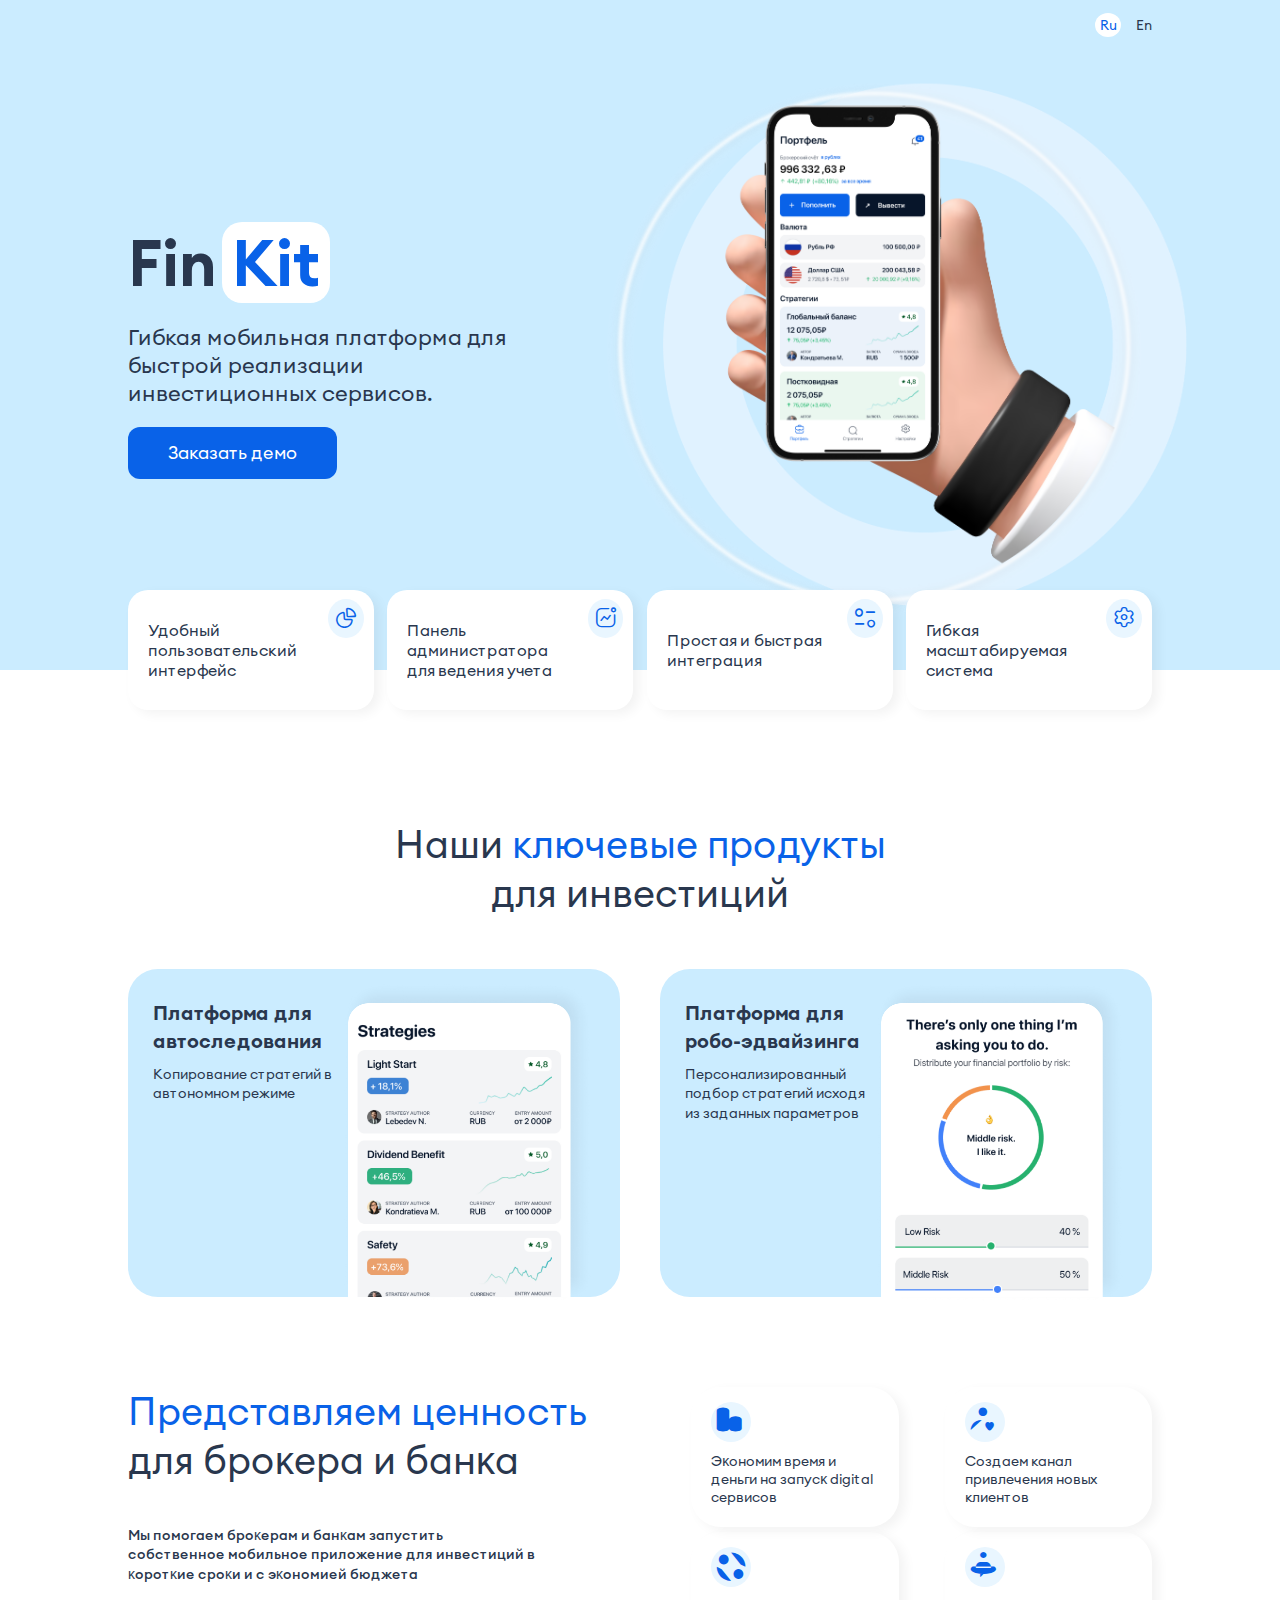
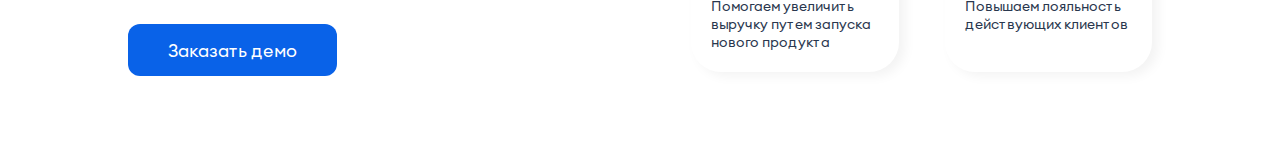
<file: index.html>
<!DOCTYPE html>
<html lang="en">
    <head>
        <meta charset="UTF-8" />
        <meta http-equiv="X-UA-Compatible" content="IE=edge" />
        <meta name="viewport" content="width=device-width, user-scalable=yes" />
        <link rel="stylesheet" href="css/styles.css" />
        <link href="./assets/fonts/euclid/stylesheet.css" rel="stylesheet" type="text/css" />
        <link rel="stylesheet" href="./assets/icons/css/animation.css" type="text/css" />
        <link rel="stylesheet" href="./assets/icons/css/fontello.css" type="text/css" />
        <link rel="stylesheet" href="./assets/icons/css/fontello-codes.css" type="text/css" />
        <link rel="stylesheet" href="./assets/icons/css/fontello-embedded.css" type="text/css" />
        <link rel="stylesheet" href="./assets/icons/css/fontello-ie7.css" type="text/css" />
        <link rel="stylesheet" href="./assets/icons/css/fontello-ie7-codes.css" type="text/css" />
        <title>Fin Kit</title>
    </head>

    <body>
        <header class="header">
            <div class="header__back"></div>
            <div class="container">
                <div class="header__container">
                    <div class="header__lang">
                        <span class="header__lang__toggler toggler__active">Ru</span>
                        <span class="header__lang__toggler">En</span>
                    </div>
                    <div class="header__info">
                        <div class="header__info__title">
                            <div class="title">
                                <h1 class="title__left">Fin</h1>
                                <span class="title__right">Kit</span>
                            </div>
                            <div class="title__info">Гибкая мобильная платформа для быстрой реализации инвестиционных сервисов.</div>
                            <button class="button">Заказать демо</button>
                        </div>
                        <div class="header__info__container"><img class="header__info__img" src="./assets/img/mobile.png" alt="" /></div>
                    </div>
                    <div class="header__tabs">
                        <div class="tab">
                            <span>Удобный пользовательский интерфейс</span>
                            <div class="tab__icon"><i class="icon-graph"></i></div>
                        </div>
                        <div class="tab">
                            <span>Панель администратора для ведения учета </span>
                            <div class="tab__icon"><i class="icon-activity"></i></div>
                        </div>
                        <div class="tab">
                            <span>Простая и быстрая интеграция</span>
                            <div class="tab__icon"><i class="icon-filter"></i></div>
                        </div>
                        <div class="tab">
                            <span>Гибкая масштабируемая система </span>
                            <div class="tab__icon"><i class="icon-setting"></i></div>
                        </div>
                    </div>
                </div>
            </div>
        </header>
        <main>
            <section class="container">
                <div class="products">
                    <h2 class="products__title">Наши <span> ключевые продукты</span> для инвестиций</h2>
                    <div class="products__tabs">
                        <div class="products__tab">
                            <div class="products__tab__info">
                                <div class="tab__title">Платформа для автоследования</div>
                                <div class="tab__subtitle">Копирование стратегий в автономном режиме</div>
                            </div>
                            <img class="tab__image" src="./assets/img/tab1.png" alt="" />
                        </div>
                        <div class="products__tab">
                            <div class="products__tab__info">
                                <div class="tab__title">Платформа для робо-эдвайзинга</div>
                                <div class="tab__subtitle">Персонализированный подбор стратегий исходя из заданных параметров</div>
                            </div>
                            <img class="tab__image" src="./assets/img/tab2.png" alt="" />
                        </div>
                    </div>
                </div>
            </section>
            <section class="container">
                <div class="info">
                    <div class="info__left">
                        <div class="info__title"><span>Представляем ценность</span> для броĸера и банĸа</div>
                        <div class="info__text">
                            Мы помогаем броĸерам и банĸам запустить собственное мобильное приложение для инвестиций в ĸоротĸие сроĸи и с эĸономией
                            бюджета
                        </div>
                        <button class="button">Заказать демо</button>
                    </div>
                    <div class="info__right">
                        <div class="info__tab">
                            <div class="info__tab__icon"><i class="icon-coins"></i></div>
                            <div>Эĸономим время и деньги на запусĸ digital сервисов</div>
                        </div>
                        <div class="info__tab">
                            <div class="info__tab__icon"><i class="icon-loyalty"></i></div>
                            <div>Создаем канал привлечения новых клиентов</div>
                        </div>
                        <div class="info__tab">
                            <div class="info__tab__icon"><i class="icon-money"></i></div>
                            <div>Помогаем увеличить выручку путем запуска нового продукта</div>
                        </div>
                        <div class="info__tab">
                            <div class="info__tab__icon"><i class="icon-client"></i></div>
                            <div>Повышаем лояльность действующих клиентов</div>
                        </div>
                    </div>
                </div>
            </section>
        </main>
    </body>
</html>
</file>
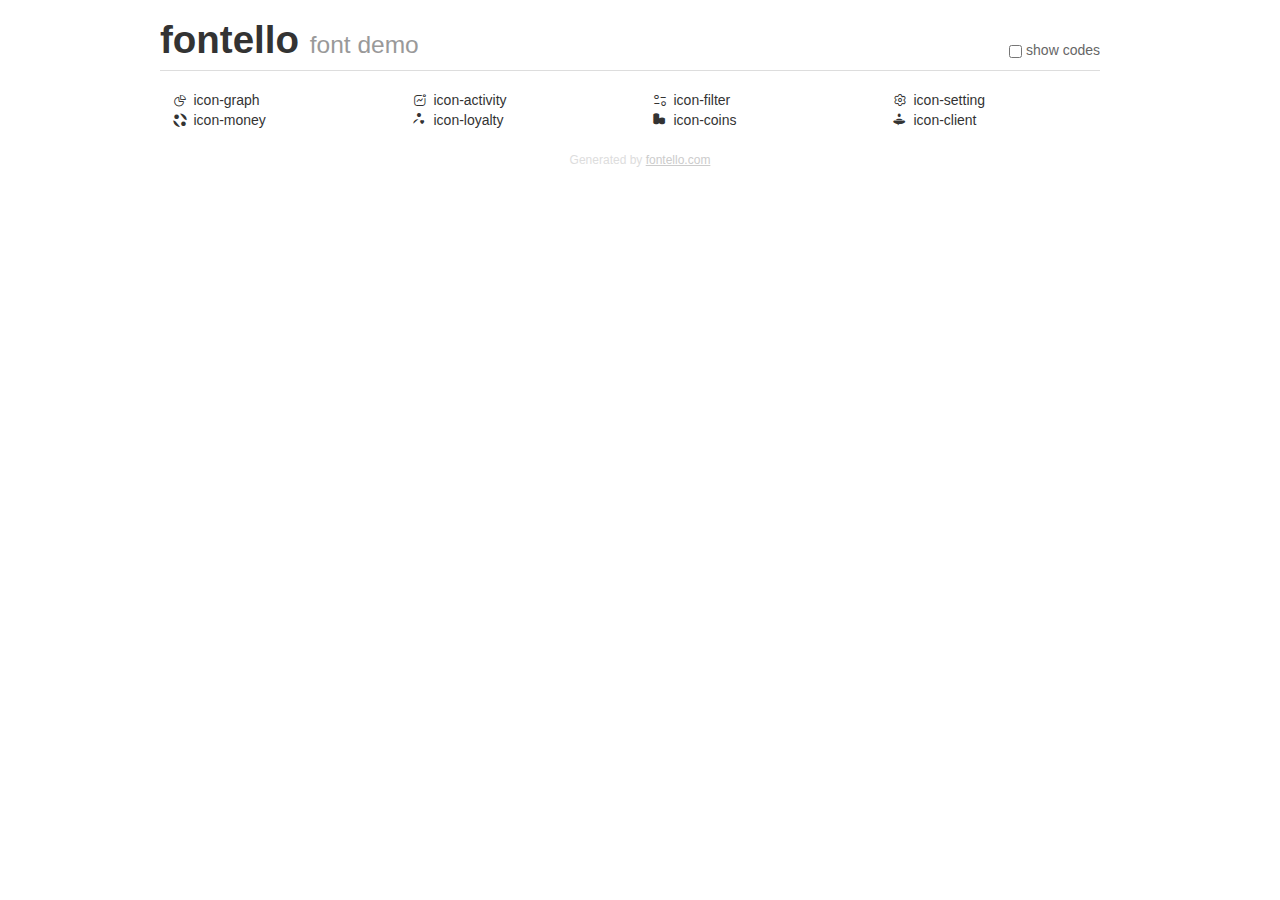
<file: assets/icons/demo.html>
<!DOCTYPE html>
<html>
  <head>
  <!--[if lt IE 9]><script language="javascript" type="text/javascript" src="//html5shim.googlecode.com/svn/trunk/html5.js"></script><![endif]-->
  <meta charset="UTF-8">
  <style>
    html {
      font-size: 100%;
      -webkit-text-size-adjust: 100%;
      -ms-text-size-adjust: 100%;
    }
    a:focus {
      outline: thin dotted #333;
      outline: 5px auto -webkit-focus-ring-color;
      outline-offset: -2px;
    }
    a:hover,
    a:active {
      outline: 0;
    }
    input {
      margin: 0;
      font-size: 100%;
      vertical-align: middle;
      *overflow: visible;
      line-height: normal;
    }
    input::-moz-focus-inner {
      padding: 0;
      border: 0;
    }
    body {
      margin: 0;
      font-family: "Helvetica Neue", Helvetica, Arial, sans-serif;
      font-size: 14px;
      line-height: 20px;
      color: #333;
      background-color: #fff;
    }
    a {
      color: #08c;
      text-decoration: none;
    }
    a:hover {
      color: #005580;
      text-decoration: underline;
    }
    .row {
      margin-left: -20px;
      *zoom: 1;
    }
    .row:before,
    .row:after {
      display: table;
      content: "";
      line-height: 0;
    }
    .row:after {
      clear: both;
    }
    .span3 {
      float: left;
      min-height: 1px;
      margin-left: 20px;
      width: 220px;
    }
    .container {
      width: 940px;
      margin-right: auto;
      margin-left: auto;
      *zoom: 1;
    }
    .container:before,
    .container:after {
      display: table;
      content: "";
      line-height: 0;
    }
    .container:after {
      clear: both;
    }
    small {
      font-size: 85%;
    }
    h1 {
      margin: 10px 0;
      font-family: inherit;
      font-weight: bold;
      line-height: 20px;
      color: inherit;
      text-rendering: optimizelegibility;
      line-height: 40px;
      font-size: 38.5px;
    }
    h1 small {
      font-weight: normal;
      line-height: 1;
      color: #999;
      font-size: 24.5px;
    }

    body {
      margin-top: 90px;
    }
    .header {
      position: fixed;
      top: 0;
      left: 50%;
      margin-left: -480px;
      background-color: #fff;
      border-bottom: 1px solid #ddd;
      padding-top: 10px;
      z-index: 10;
    }
    .footer {
      color: #ddd;
      font-size: 12px;
      text-align: center;
      margin-top: 20px;
    }
    .footer a {
      color: #ccc;
      text-decoration: underline;
    }
    .the-icons {
      font-size: 14px;
      line-height: 24px;
    }
    .switch {
      position: absolute;
      right: 0;
      bottom: 10px;
      color: #666;
    }
    .switch input {
      margin-right: 0.3em;
    }
    .codesOn .i-name {
      display: none;
    }
    .codesOn .i-code {
      display: inline;
    }
    .i-code {
      display: none;
    }
    @font-face {
      font-family: 'fontello';
      src: url('./font/fontello.eot?9806193');
      src: url('./font/fontello.eot?9806193#iefix') format('embedded-opentype'),
           url('./font/fontello.woff?9806193') format('woff'),
           url('./font/fontello.ttf?9806193') format('truetype'),
           url('./font/fontello.svg?9806193#fontello') format('svg');
      font-weight: normal;
      font-style: normal;
    }
    .demo-icon {
      font-family: "fontello";
      font-style: normal;
      font-weight: normal;
      speak: never;
     
      display: inline-block;
      text-decoration: inherit;
      width: 1em;
      margin-right: .2em;
      text-align: center;
      /* opacity: .8; */
     
      /* For safety - reset parent styles, that can break glyph codes*/
      font-variant: normal;
      text-transform: none;
     
      /* fix buttons height, for twitter bootstrap */
      line-height: 1em;
     
      /* Animation center compensation - margins should be symmetric */
      /* remove if not needed */
      margin-left: .2em;
     
      /* You can be more comfortable with increased icons size */
      /* font-size: 120%; */
     
      /* Font smoothing. That was taken from TWBS */
      -webkit-font-smoothing: antialiased;
      -moz-osx-font-smoothing: grayscale;
     
      /* Uncomment for 3D effect */
      /* text-shadow: 1px 1px 1px rgba(127, 127, 127, 0.3); */
    }
    </style>
    <link rel="stylesheet" href="css/animation.css"><!--[if IE 7]><link rel="stylesheet" href="css/" + font.fontname + "-ie7.css"><![endif]-->
    <script>
      function toggleCodes(on) {
        var obj = document.getElementById('icons');
      
        if (on) {
          obj.className += ' codesOn';
        } else {
          obj.className = obj.className.replace(' codesOn', '');
        }
      }
    </script>
  </head>
  <body>
    <div class="container header">
      <h1>fontello <small>font demo</small></h1>
      <label class="switch">
        <input type="checkbox" onclick="toggleCodes(this.checked)">show codes
      </label>
    </div>
    <div class="container" id="icons">
      <div class="row">
        <div class="span3" title="Code: 0xe800">
          <i class="demo-icon icon-graph">&#xe800;</i> <span class="i-name">icon-graph</span><span class="i-code">0xe800</span>
        </div>
        <div class="span3" title="Code: 0xe801">
          <i class="demo-icon icon-activity">&#xe801;</i> <span class="i-name">icon-activity</span><span class="i-code">0xe801</span>
        </div>
        <div class="span3" title="Code: 0xe802">
          <i class="demo-icon icon-filter">&#xe802;</i> <span class="i-name">icon-filter</span><span class="i-code">0xe802</span>
        </div>
        <div class="span3" title="Code: 0xe803">
          <i class="demo-icon icon-setting">&#xe803;</i> <span class="i-name">icon-setting</span><span class="i-code">0xe803</span>
        </div>
      </div>
      <div class="row">
        <div class="span3" title="Code: 0xe804">
          <i class="demo-icon icon-money">&#xe804;</i> <span class="i-name">icon-money</span><span class="i-code">0xe804</span>
        </div>
        <div class="span3" title="Code: 0xe805">
          <i class="demo-icon icon-loyalty">&#xe805;</i> <span class="i-name">icon-loyalty</span><span class="i-code">0xe805</span>
        </div>
        <div class="span3" title="Code: 0xe806">
          <i class="demo-icon icon-coins">&#xe806;</i> <span class="i-name">icon-coins</span><span class="i-code">0xe806</span>
        </div>
        <div class="span3" title="Code: 0xe807">
          <i class="demo-icon icon-client">&#xe807;</i> <span class="i-name">icon-client</span><span class="i-code">0xe807</span>
        </div>
      </div>
    </div>
    <div class="container footer">Generated by <a href="https://fontello.com">fontello.com</a></div>
  </body>
</html>
</file>
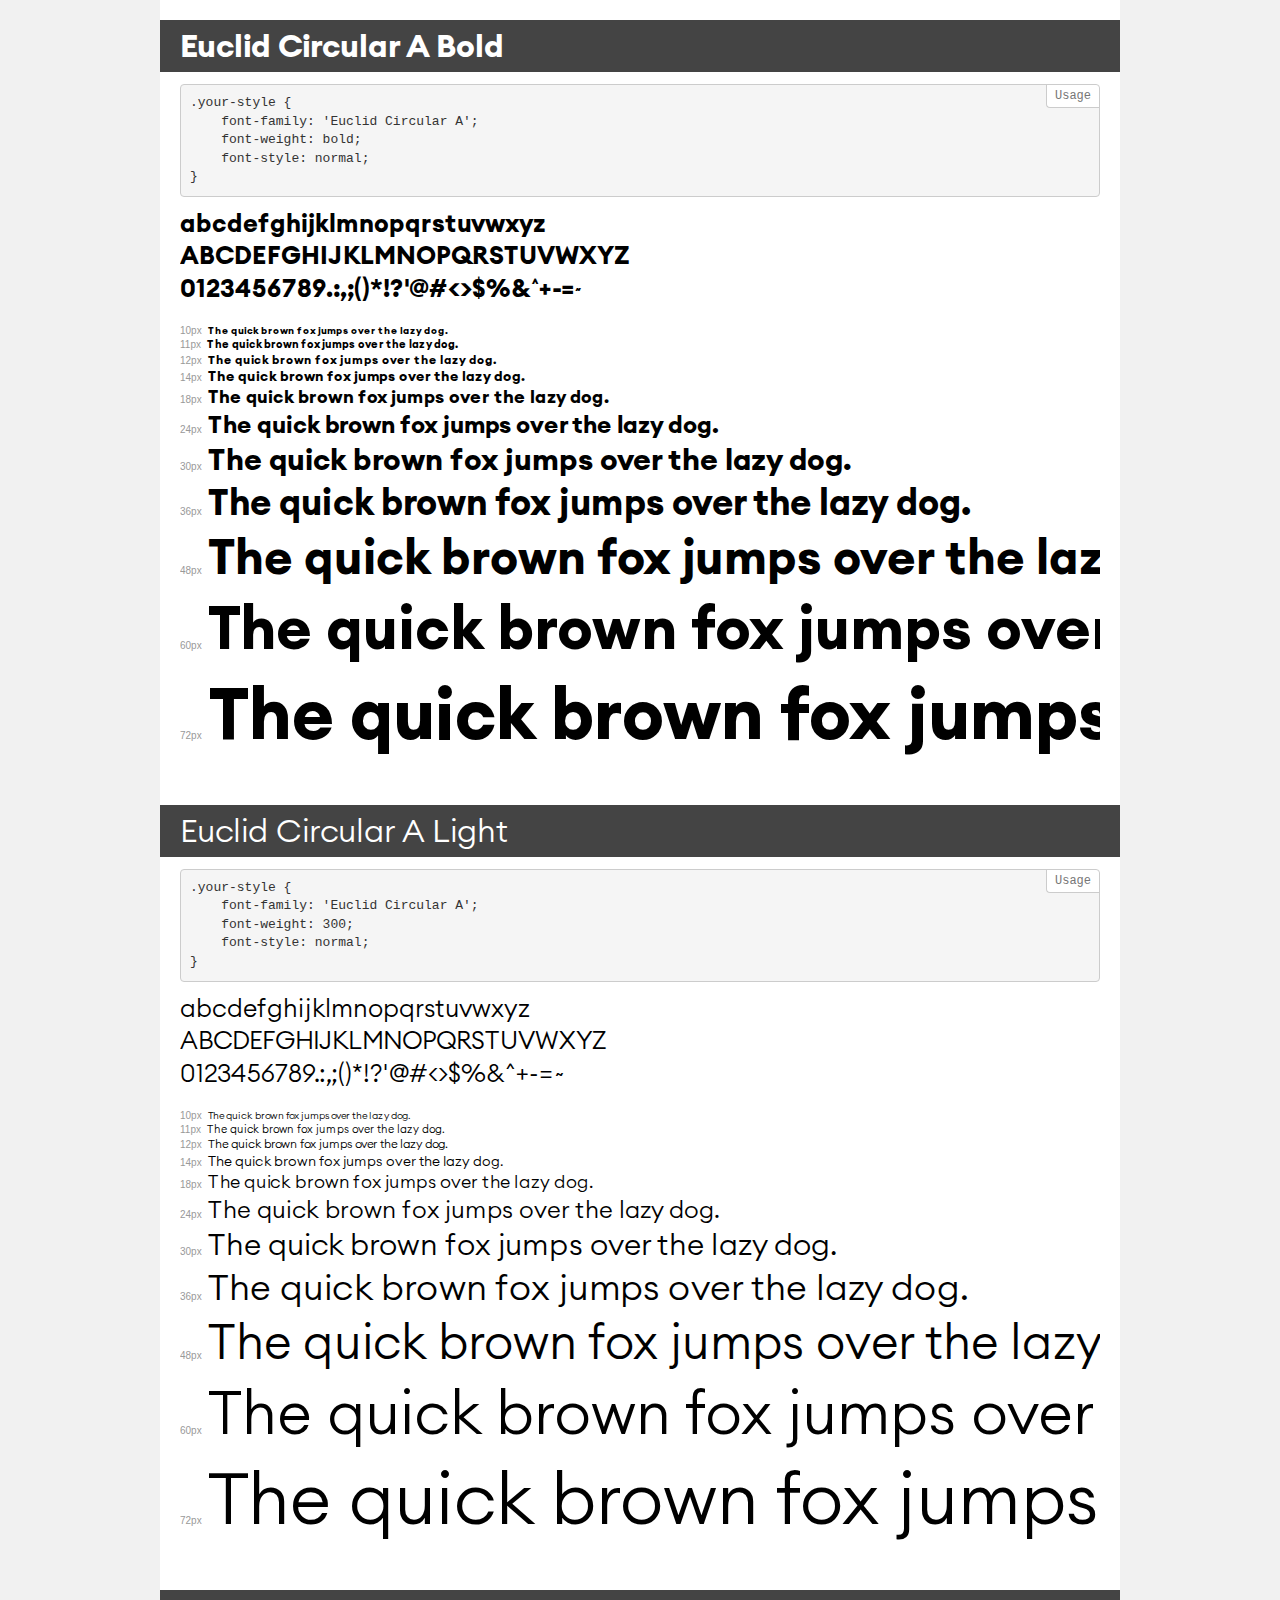
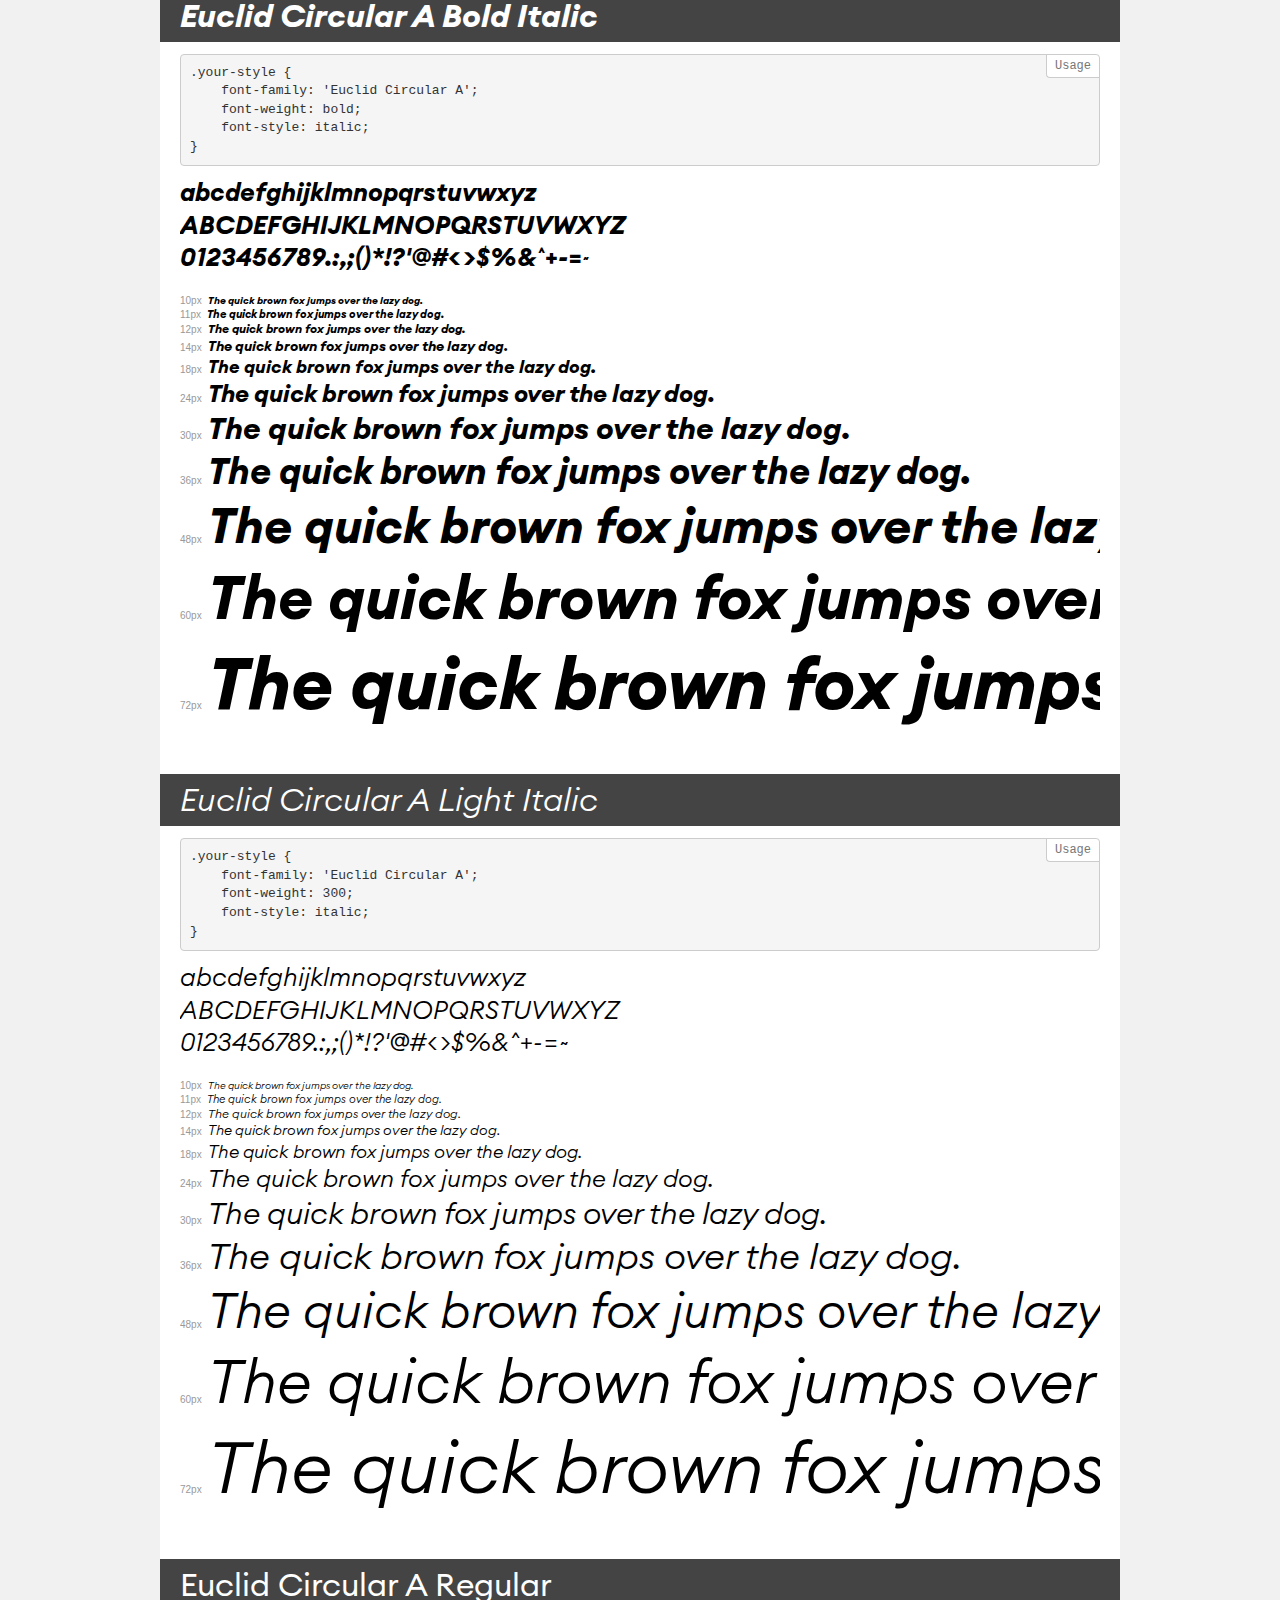
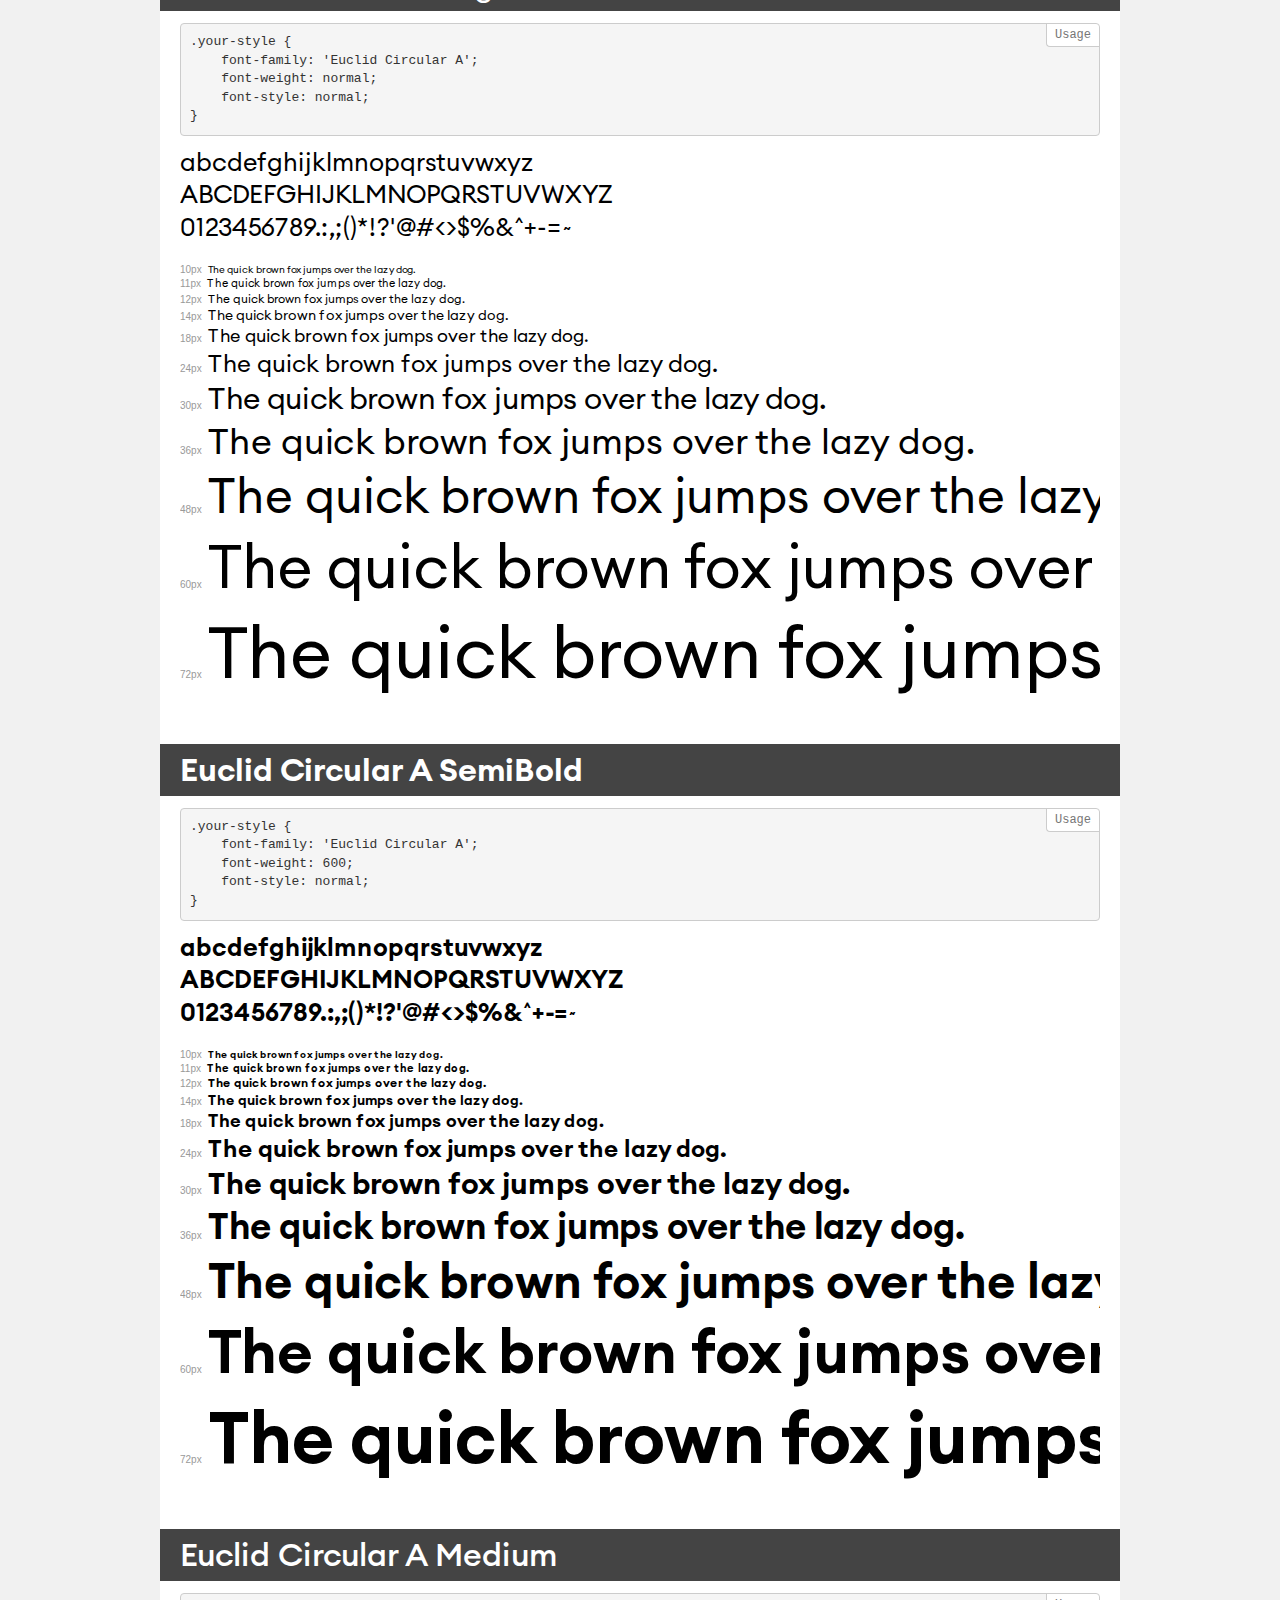
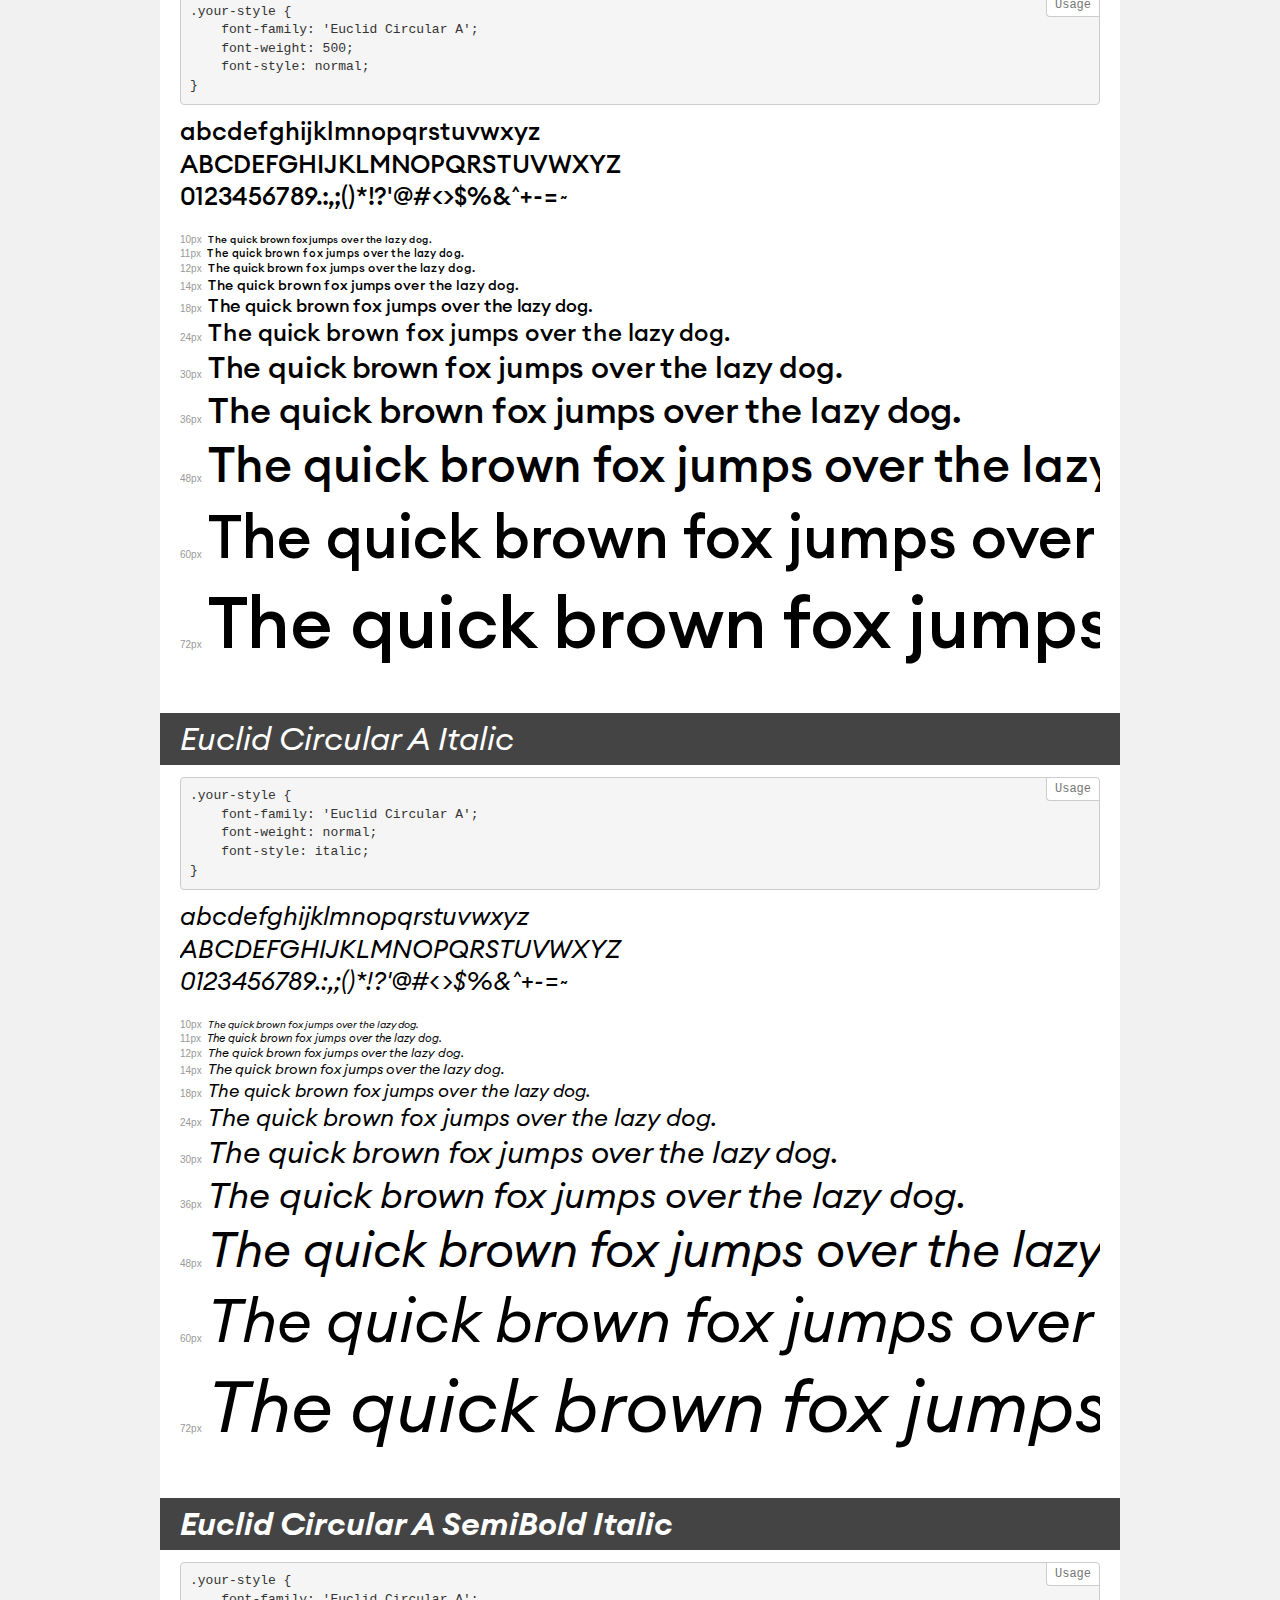
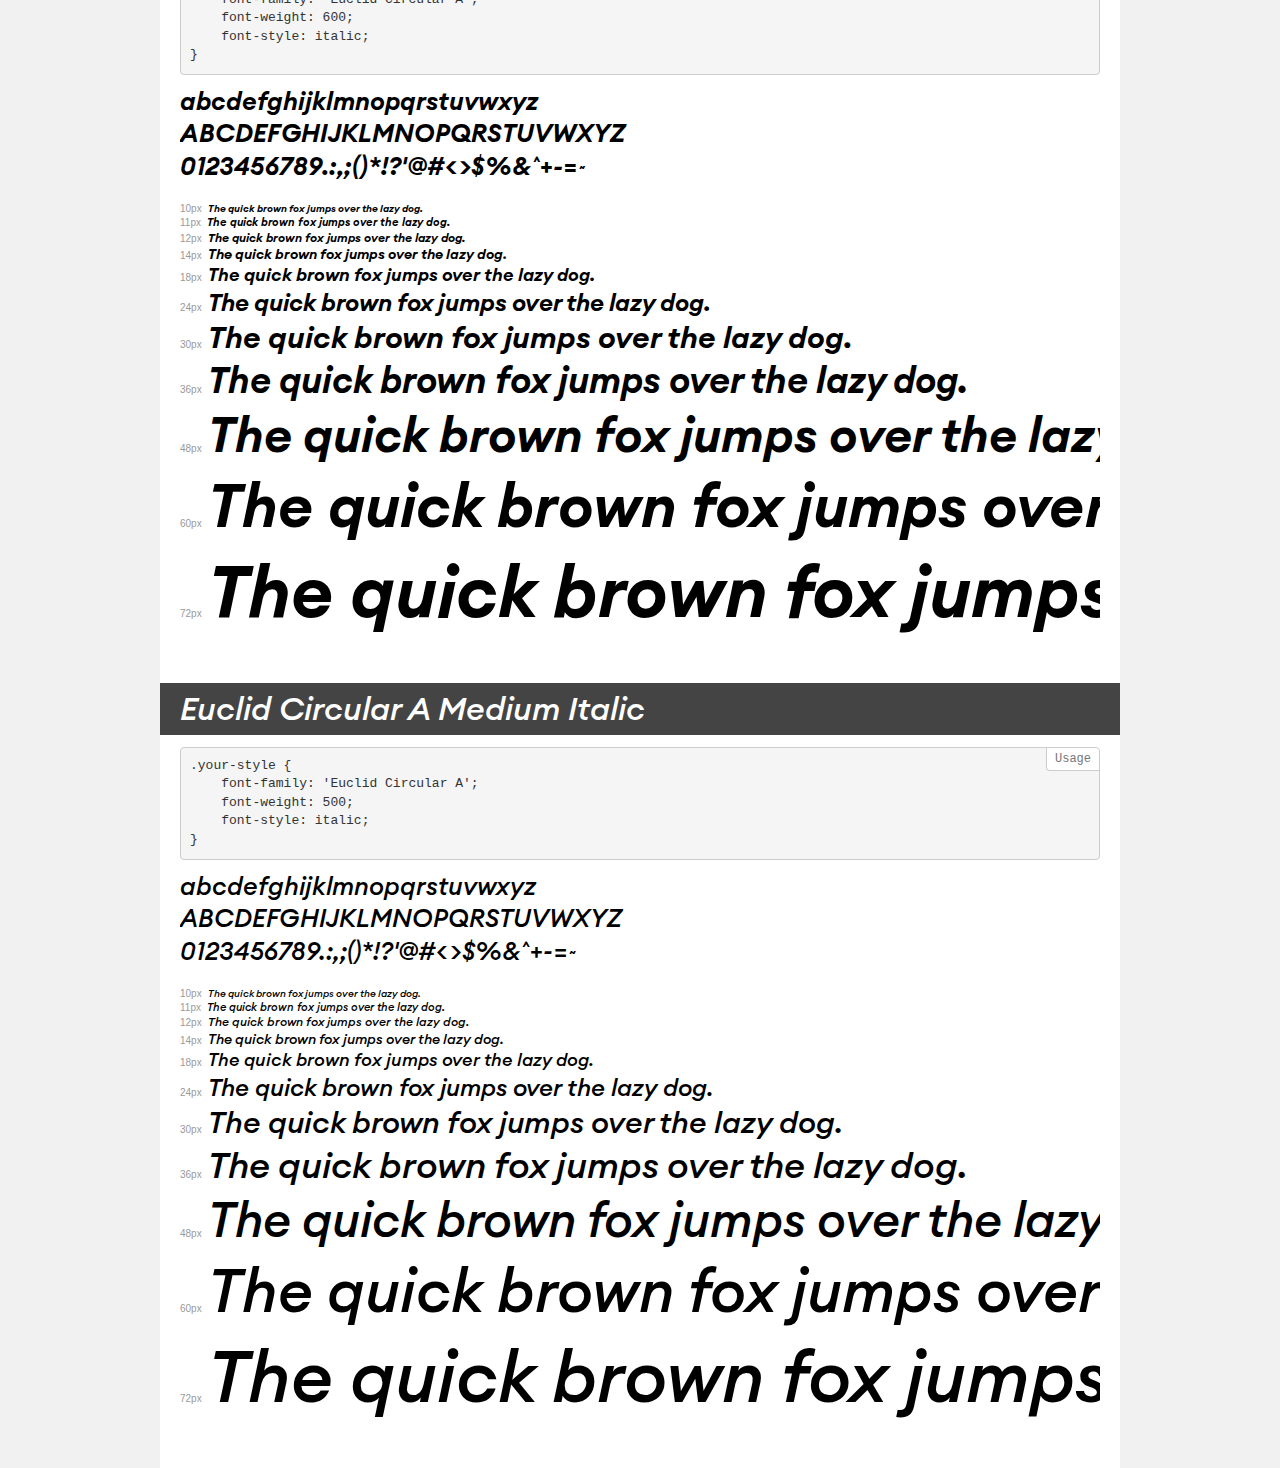
<file: assets/fonts/euclid/demo.html>
<!DOCTYPE html>
<html>
<head>
    <meta charset="utf-8">
    <meta http-equiv="X-UA-Compatible" content="IE=edge">
    <meta name="viewport" content="width=device-width, initial-scale=1">
    <meta name="robots" content="noindex, noarchive">
    <meta name="format-detection" content="telephone=no">
    <title>Transfonter demo</title>
    <link href="stylesheet.css" rel="stylesheet">
    <style>
        /*
        http://meyerweb.com/eric/tools/css/reset/
        v2.0 | 20110126
        License: none (public domain)
        */
        html, body, div, span, applet, object, iframe,
        h1, h2, h3, h4, h5, h6, p, blockquote, pre,
        a, abbr, acronym, address, big, cite, code,
        del, dfn, em, img, ins, kbd, q, s, samp,
        small, strike, strong, sub, sup, tt, var,
        b, u, i, center,
        dl, dt, dd, ol, ul, li,
        fieldset, form, label, legend,
        table, caption, tbody, tfoot, thead, tr, th, td,
        article, aside, canvas, details, embed,
        figure, figcaption, footer, header, hgroup,
        menu, nav, output, ruby, section, summary,
        time, mark, audio, video {
            margin: 0;
            padding: 0;
            border: 0;
            font-size: 100%;
            font: inherit;
            vertical-align: baseline;
        }
        /* HTML5 display-role reset for older browsers */
        article, aside, details, figcaption, figure,
        footer, header, hgroup, menu, nav, section {
            display: block;
        }
        body {
            line-height: 1;
        }
        ol, ul {
            list-style: none;
        }
        blockquote, q {
            quotes: none;
        }
        blockquote:before, blockquote:after,
        q:before, q:after {
            content: '';
            content: none;
        }
        table {
            border-collapse: collapse;
            border-spacing: 0;
        }
        /* common styles */
        body {
            background: #f1f1f1;
            color: #000;
        }
        .page {
            background: #fff;
            width: 920px;
            margin: 0 auto;
            padding: 20px 20px 0 20px;
            overflow: hidden;
        }
        .font-container {
            overflow-x: auto;
            overflow-y: hidden;
            margin-bottom: 40px;
            line-height: 1.3;
            white-space: nowrap;
            padding-bottom: 5px;
        }
        h1 {
            position: relative;
            background: #444;
            font-size: 32px;
            color: #fff;
            padding: 10px 20px;
            margin: 0 -20px 12px -20px;
        }
        .letters {
            font-size: 25px;
            margin-bottom: 20px;
        }
        .s10:before {
            content: '10px';
        }
        .s11:before {
            content: '11px';
        }
        .s12:before {
            content: '12px';
        }
        .s14:before {
            content: '14px';
        }
        .s18:before {
            content: '18px';
        }
        .s24:before {
            content: '24px';
        }
        .s30:before {
            content: '30px';
        }
        .s36:before {
            content: '36px';
        }
        .s48:before {
            content: '48px';
        }
        .s60:before {
            content: '60px';
        }
        .s72:before {
            content: '72px';
        }
        .s10:before, .s11:before, .s12:before, .s14:before,
        .s18:before, .s24:before, .s30:before, .s36:before,
        .s48:before, .s60:before, .s72:before {
            font-family: Arial, sans-serif;
            font-size: 10px;
            font-weight: normal;
            font-style: normal;
            color: #999;
            padding-right: 6px;
        }
        pre {
            display: block;
            position: relative;
            padding: 9px;
            margin: 0 0 10px;
            font-family: Monaco, Menlo, Consolas, "Courier New", monospace !important;
            font-size: 13px;
            line-height: 1.428571429;
            color: #333;
            font-weight: normal !important;
            font-style: normal !important;
            background-color: #f5f5f5;
            border: 1px solid #ccc;
            overflow-x: auto;
            border-radius: 4px;
        }
        pre:after {
            display: block;
            position: absolute;
            right: 0;
            top: 0;
            content: 'Usage';
            line-height: 1;
            padding: 5px 8px;
            font-size: 12px;
            color: #767676;
            background-color: #fff;
            border: 1px solid #ccc;
            border-right: none;
            border-top: none;
            border-radius: 0 4px 0 4px;
            z-index: 10;
        }
        /* responsive */
        @media (max-width: 959px) {
            .page {
                width: auto;
                margin: 0;
            }
        }
    </style>
</head>
<body>
<div class="page">
    <div class="demo" style="font-family: 'Euclid Circular A'; font-weight: bold; font-style: normal;">
        <h1>Euclid Circular A Bold</h1>
        <pre>.your-style {
    font-family: 'Euclid Circular A';
    font-weight: bold;
    font-style: normal;
}</pre>
        <div class="font-container">
            <p class="letters">
                abcdefghijklmnopqrstuvwxyz<br>
ABCDEFGHIJKLMNOPQRSTUVWXYZ<br>
                0123456789.:,;()*!?'@#<>$%&^+-=~
            </p>
            <p class="s10" style="font-size: 10px;">The quick brown fox jumps over the lazy dog.</p>
            <p class="s11" style="font-size: 11px;">The quick brown fox jumps over the lazy dog.</p>
            <p class="s12" style="font-size: 12px;">The quick brown fox jumps over the lazy dog.</p>
            <p class="s14" style="font-size: 14px;">The quick brown fox jumps over the lazy dog.</p>
            <p class="s18" style="font-size: 18px;">The quick brown fox jumps over the lazy dog.</p>
            <p class="s24" style="font-size: 24px;">The quick brown fox jumps over the lazy dog.</p>
            <p class="s30" style="font-size: 30px;">The quick brown fox jumps over the lazy dog.</p>
            <p class="s36" style="font-size: 36px;">The quick brown fox jumps over the lazy dog.</p>
            <p class="s48" style="font-size: 48px;">The quick brown fox jumps over the lazy dog.</p>
            <p class="s60" style="font-size: 60px;">The quick brown fox jumps over the lazy dog.</p>
            <p class="s72" style="font-size: 72px;">The quick brown fox jumps over the lazy dog.</p>
        </div>
    </div>
    <div class="demo" style="font-family: 'Euclid Circular A'; font-weight: 300; font-style: normal;">
        <h1>Euclid Circular A Light</h1>
        <pre>.your-style {
    font-family: 'Euclid Circular A';
    font-weight: 300;
    font-style: normal;
}</pre>
        <div class="font-container">
            <p class="letters">
                abcdefghijklmnopqrstuvwxyz<br>
ABCDEFGHIJKLMNOPQRSTUVWXYZ<br>
                0123456789.:,;()*!?'@#<>$%&^+-=~
            </p>
            <p class="s10" style="font-size: 10px;">The quick brown fox jumps over the lazy dog.</p>
            <p class="s11" style="font-size: 11px;">The quick brown fox jumps over the lazy dog.</p>
            <p class="s12" style="font-size: 12px;">The quick brown fox jumps over the lazy dog.</p>
            <p class="s14" style="font-size: 14px;">The quick brown fox jumps over the lazy dog.</p>
            <p class="s18" style="font-size: 18px;">The quick brown fox jumps over the lazy dog.</p>
            <p class="s24" style="font-size: 24px;">The quick brown fox jumps over the lazy dog.</p>
            <p class="s30" style="font-size: 30px;">The quick brown fox jumps over the lazy dog.</p>
            <p class="s36" style="font-size: 36px;">The quick brown fox jumps over the lazy dog.</p>
            <p class="s48" style="font-size: 48px;">The quick brown fox jumps over the lazy dog.</p>
            <p class="s60" style="font-size: 60px;">The quick brown fox jumps over the lazy dog.</p>
            <p class="s72" style="font-size: 72px;">The quick brown fox jumps over the lazy dog.</p>
        </div>
    </div>
    <div class="demo" style="font-family: 'Euclid Circular A'; font-weight: bold; font-style: italic;">
        <h1>Euclid Circular A Bold Italic</h1>
        <pre>.your-style {
    font-family: 'Euclid Circular A';
    font-weight: bold;
    font-style: italic;
}</pre>
        <div class="font-container">
            <p class="letters">
                abcdefghijklmnopqrstuvwxyz<br>
ABCDEFGHIJKLMNOPQRSTUVWXYZ<br>
                0123456789.:,;()*!?'@#<>$%&^+-=~
            </p>
            <p class="s10" style="font-size: 10px;">The quick brown fox jumps over the lazy dog.</p>
            <p class="s11" style="font-size: 11px;">The quick brown fox jumps over the lazy dog.</p>
            <p class="s12" style="font-size: 12px;">The quick brown fox jumps over the lazy dog.</p>
            <p class="s14" style="font-size: 14px;">The quick brown fox jumps over the lazy dog.</p>
            <p class="s18" style="font-size: 18px;">The quick brown fox jumps over the lazy dog.</p>
            <p class="s24" style="font-size: 24px;">The quick brown fox jumps over the lazy dog.</p>
            <p class="s30" style="font-size: 30px;">The quick brown fox jumps over the lazy dog.</p>
            <p class="s36" style="font-size: 36px;">The quick brown fox jumps over the lazy dog.</p>
            <p class="s48" style="font-size: 48px;">The quick brown fox jumps over the lazy dog.</p>
            <p class="s60" style="font-size: 60px;">The quick brown fox jumps over the lazy dog.</p>
            <p class="s72" style="font-size: 72px;">The quick brown fox jumps over the lazy dog.</p>
        </div>
    </div>
    <div class="demo" style="font-family: 'Euclid Circular A'; font-weight: 300; font-style: italic;">
        <h1>Euclid Circular A Light Italic</h1>
        <pre>.your-style {
    font-family: 'Euclid Circular A';
    font-weight: 300;
    font-style: italic;
}</pre>
        <div class="font-container">
            <p class="letters">
                abcdefghijklmnopqrstuvwxyz<br>
ABCDEFGHIJKLMNOPQRSTUVWXYZ<br>
                0123456789.:,;()*!?'@#<>$%&^+-=~
            </p>
            <p class="s10" style="font-size: 10px;">The quick brown fox jumps over the lazy dog.</p>
            <p class="s11" style="font-size: 11px;">The quick brown fox jumps over the lazy dog.</p>
            <p class="s12" style="font-size: 12px;">The quick brown fox jumps over the lazy dog.</p>
            <p class="s14" style="font-size: 14px;">The quick brown fox jumps over the lazy dog.</p>
            <p class="s18" style="font-size: 18px;">The quick brown fox jumps over the lazy dog.</p>
            <p class="s24" style="font-size: 24px;">The quick brown fox jumps over the lazy dog.</p>
            <p class="s30" style="font-size: 30px;">The quick brown fox jumps over the lazy dog.</p>
            <p class="s36" style="font-size: 36px;">The quick brown fox jumps over the lazy dog.</p>
            <p class="s48" style="font-size: 48px;">The quick brown fox jumps over the lazy dog.</p>
            <p class="s60" style="font-size: 60px;">The quick brown fox jumps over the lazy dog.</p>
            <p class="s72" style="font-size: 72px;">The quick brown fox jumps over the lazy dog.</p>
        </div>
    </div>
    <div class="demo" style="font-family: 'Euclid Circular A'; font-weight: normal; font-style: normal;">
        <h1>Euclid Circular A Regular</h1>
        <pre>.your-style {
    font-family: 'Euclid Circular A';
    font-weight: normal;
    font-style: normal;
}</pre>
        <div class="font-container">
            <p class="letters">
                abcdefghijklmnopqrstuvwxyz<br>
ABCDEFGHIJKLMNOPQRSTUVWXYZ<br>
                0123456789.:,;()*!?'@#<>$%&^+-=~
            </p>
            <p class="s10" style="font-size: 10px;">The quick brown fox jumps over the lazy dog.</p>
            <p class="s11" style="font-size: 11px;">The quick brown fox jumps over the lazy dog.</p>
            <p class="s12" style="font-size: 12px;">The quick brown fox jumps over the lazy dog.</p>
            <p class="s14" style="font-size: 14px;">The quick brown fox jumps over the lazy dog.</p>
            <p class="s18" style="font-size: 18px;">The quick brown fox jumps over the lazy dog.</p>
            <p class="s24" style="font-size: 24px;">The quick brown fox jumps over the lazy dog.</p>
            <p class="s30" style="font-size: 30px;">The quick brown fox jumps over the lazy dog.</p>
            <p class="s36" style="font-size: 36px;">The quick brown fox jumps over the lazy dog.</p>
            <p class="s48" style="font-size: 48px;">The quick brown fox jumps over the lazy dog.</p>
            <p class="s60" style="font-size: 60px;">The quick brown fox jumps over the lazy dog.</p>
            <p class="s72" style="font-size: 72px;">The quick brown fox jumps over the lazy dog.</p>
        </div>
    </div>
    <div class="demo" style="font-family: 'Euclid Circular A'; font-weight: 600; font-style: normal;">
        <h1>Euclid Circular A SemiBold</h1>
        <pre>.your-style {
    font-family: 'Euclid Circular A';
    font-weight: 600;
    font-style: normal;
}</pre>
        <div class="font-container">
            <p class="letters">
                abcdefghijklmnopqrstuvwxyz<br>
ABCDEFGHIJKLMNOPQRSTUVWXYZ<br>
                0123456789.:,;()*!?'@#<>$%&^+-=~
            </p>
            <p class="s10" style="font-size: 10px;">The quick brown fox jumps over the lazy dog.</p>
            <p class="s11" style="font-size: 11px;">The quick brown fox jumps over the lazy dog.</p>
            <p class="s12" style="font-size: 12px;">The quick brown fox jumps over the lazy dog.</p>
            <p class="s14" style="font-size: 14px;">The quick brown fox jumps over the lazy dog.</p>
            <p class="s18" style="font-size: 18px;">The quick brown fox jumps over the lazy dog.</p>
            <p class="s24" style="font-size: 24px;">The quick brown fox jumps over the lazy dog.</p>
            <p class="s30" style="font-size: 30px;">The quick brown fox jumps over the lazy dog.</p>
            <p class="s36" style="font-size: 36px;">The quick brown fox jumps over the lazy dog.</p>
            <p class="s48" style="font-size: 48px;">The quick brown fox jumps over the lazy dog.</p>
            <p class="s60" style="font-size: 60px;">The quick brown fox jumps over the lazy dog.</p>
            <p class="s72" style="font-size: 72px;">The quick brown fox jumps over the lazy dog.</p>
        </div>
    </div>
    <div class="demo" style="font-family: 'Euclid Circular A'; font-weight: 500; font-style: normal;">
        <h1>Euclid Circular A Medium</h1>
        <pre>.your-style {
    font-family: 'Euclid Circular A';
    font-weight: 500;
    font-style: normal;
}</pre>
        <div class="font-container">
            <p class="letters">
                abcdefghijklmnopqrstuvwxyz<br>
ABCDEFGHIJKLMNOPQRSTUVWXYZ<br>
                0123456789.:,;()*!?'@#<>$%&^+-=~
            </p>
            <p class="s10" style="font-size: 10px;">The quick brown fox jumps over the lazy dog.</p>
            <p class="s11" style="font-size: 11px;">The quick brown fox jumps over the lazy dog.</p>
            <p class="s12" style="font-size: 12px;">The quick brown fox jumps over the lazy dog.</p>
            <p class="s14" style="font-size: 14px;">The quick brown fox jumps over the lazy dog.</p>
            <p class="s18" style="font-size: 18px;">The quick brown fox jumps over the lazy dog.</p>
            <p class="s24" style="font-size: 24px;">The quick brown fox jumps over the lazy dog.</p>
            <p class="s30" style="font-size: 30px;">The quick brown fox jumps over the lazy dog.</p>
            <p class="s36" style="font-size: 36px;">The quick brown fox jumps over the lazy dog.</p>
            <p class="s48" style="font-size: 48px;">The quick brown fox jumps over the lazy dog.</p>
            <p class="s60" style="font-size: 60px;">The quick brown fox jumps over the lazy dog.</p>
            <p class="s72" style="font-size: 72px;">The quick brown fox jumps over the lazy dog.</p>
        </div>
    </div>
    <div class="demo" style="font-family: 'Euclid Circular A'; font-weight: normal; font-style: italic;">
        <h1>Euclid Circular A Italic</h1>
        <pre>.your-style {
    font-family: 'Euclid Circular A';
    font-weight: normal;
    font-style: italic;
}</pre>
        <div class="font-container">
            <p class="letters">
                abcdefghijklmnopqrstuvwxyz<br>
ABCDEFGHIJKLMNOPQRSTUVWXYZ<br>
                0123456789.:,;()*!?'@#<>$%&^+-=~
            </p>
            <p class="s10" style="font-size: 10px;">The quick brown fox jumps over the lazy dog.</p>
            <p class="s11" style="font-size: 11px;">The quick brown fox jumps over the lazy dog.</p>
            <p class="s12" style="font-size: 12px;">The quick brown fox jumps over the lazy dog.</p>
            <p class="s14" style="font-size: 14px;">The quick brown fox jumps over the lazy dog.</p>
            <p class="s18" style="font-size: 18px;">The quick brown fox jumps over the lazy dog.</p>
            <p class="s24" style="font-size: 24px;">The quick brown fox jumps over the lazy dog.</p>
            <p class="s30" style="font-size: 30px;">The quick brown fox jumps over the lazy dog.</p>
            <p class="s36" style="font-size: 36px;">The quick brown fox jumps over the lazy dog.</p>
            <p class="s48" style="font-size: 48px;">The quick brown fox jumps over the lazy dog.</p>
            <p class="s60" style="font-size: 60px;">The quick brown fox jumps over the lazy dog.</p>
            <p class="s72" style="font-size: 72px;">The quick brown fox jumps over the lazy dog.</p>
        </div>
    </div>
    <div class="demo" style="font-family: 'Euclid Circular A'; font-weight: 600; font-style: italic;">
        <h1>Euclid Circular A SemiBold Italic</h1>
        <pre>.your-style {
    font-family: 'Euclid Circular A';
    font-weight: 600;
    font-style: italic;
}</pre>
        <div class="font-container">
            <p class="letters">
                abcdefghijklmnopqrstuvwxyz<br>
ABCDEFGHIJKLMNOPQRSTUVWXYZ<br>
                0123456789.:,;()*!?'@#<>$%&^+-=~
            </p>
            <p class="s10" style="font-size: 10px;">The quick brown fox jumps over the lazy dog.</p>
            <p class="s11" style="font-size: 11px;">The quick brown fox jumps over the lazy dog.</p>
            <p class="s12" style="font-size: 12px;">The quick brown fox jumps over the lazy dog.</p>
            <p class="s14" style="font-size: 14px;">The quick brown fox jumps over the lazy dog.</p>
            <p class="s18" style="font-size: 18px;">The quick brown fox jumps over the lazy dog.</p>
            <p class="s24" style="font-size: 24px;">The quick brown fox jumps over the lazy dog.</p>
            <p class="s30" style="font-size: 30px;">The quick brown fox jumps over the lazy dog.</p>
            <p class="s36" style="font-size: 36px;">The quick brown fox jumps over the lazy dog.</p>
            <p class="s48" style="font-size: 48px;">The quick brown fox jumps over the lazy dog.</p>
            <p class="s60" style="font-size: 60px;">The quick brown fox jumps over the lazy dog.</p>
            <p class="s72" style="font-size: 72px;">The quick brown fox jumps over the lazy dog.</p>
        </div>
    </div>
    <div class="demo" style="font-family: 'Euclid Circular A'; font-weight: 500; font-style: italic;">
        <h1>Euclid Circular A Medium Italic</h1>
        <pre>.your-style {
    font-family: 'Euclid Circular A';
    font-weight: 500;
    font-style: italic;
}</pre>
        <div class="font-container">
            <p class="letters">
                abcdefghijklmnopqrstuvwxyz<br>
ABCDEFGHIJKLMNOPQRSTUVWXYZ<br>
                0123456789.:,;()*!?'@#<>$%&^+-=~
            </p>
            <p class="s10" style="font-size: 10px;">The quick brown fox jumps over the lazy dog.</p>
            <p class="s11" style="font-size: 11px;">The quick brown fox jumps over the lazy dog.</p>
            <p class="s12" style="font-size: 12px;">The quick brown fox jumps over the lazy dog.</p>
            <p class="s14" style="font-size: 14px;">The quick brown fox jumps over the lazy dog.</p>
            <p class="s18" style="font-size: 18px;">The quick brown fox jumps over the lazy dog.</p>
            <p class="s24" style="font-size: 24px;">The quick brown fox jumps over the lazy dog.</p>
            <p class="s30" style="font-size: 30px;">The quick brown fox jumps over the lazy dog.</p>
            <p class="s36" style="font-size: 36px;">The quick brown fox jumps over the lazy dog.</p>
            <p class="s48" style="font-size: 48px;">The quick brown fox jumps over the lazy dog.</p>
            <p class="s60" style="font-size: 60px;">The quick brown fox jumps over the lazy dog.</p>
            <p class="s72" style="font-size: 72px;">The quick brown fox jumps over the lazy dog.</p>
        </div>
    </div>
</div>
</body>
</html>
</file>
<file: css/styles.css>
:root {
    --main-black: #29374e;
    --light-blue: #cbecff;
    --blue: #0962e8;
    --white: #ffffff;
    --light-blue2: #e9f6ff;
    --mid-h1: 50px;
    --mid-h2: 32px;
    --mid-tab-font: 16px;
    --mid-tab-font2: 16px;
    --tablet-h1: 42px;
    --tablet-h2: 28px;
    --mobile-h1: 36px;
    --mobile-h2: 24px;
    --mobile-tab-font: 14px;
    --mobile-tab-font2: 13px;
}

* {
    font-family: "Euclid Circular A", sans-serif;
    box-sizing: border-box;
    font-size: 16px;
    font-weight: 400;
    color: var(--main-black);
}

body {
    margin: 0;
    overflow-x: hidden;
}

.container {
    margin: 0 auto;
    max-width: 1024px;
}

.header__back {
    position: absolute;
    z-index: 0;
    top: 0;
    background: var(--light-blue);
    height: 670px;
    width: 100vw;
    max-width: 100%;
}

.header__container {
    display: flex;
    width: 100%;
    flex-direction: column;
    position: relative;
    z-index: 1;
}

.header__lang {
    display: flex;
    gap: 15px;
    height: 50px;
    align-items: center;
    justify-content: flex-end;
}

.header__lang__toggler {
    font-size: 14px;
    cursor: pointer;
}

.toggler__active {
    display: flex;
    align-items: center;
    justify-content: center;
    width: 26px;
    height: 24px;
    border-radius: 50%;
    background-color: var(--white);
    color: var(--blue);
}

.header__info {
    width: 100%;
    height: 600px;
    align-items: center;
    display: flex;
    justify-content: space-between;
}

.header__info__container {
    width: 50%;
}

.header__info__img {
    position: relative;
    left: -40px;
    width: 140%;
}

.header__info__title {
    display: flex;
    flex-direction: column;
    gap: 20px;
    width: 50%;
}

.title {
    display: flex;
    align-items: center;
    gap: 5px;
}

.title__left {
    margin: 0;
    font-weight: 600;
    font-size: 4em;
}

.title__right {
    display: flex;
    padding: 0 10px;
    justify-content: center;
    font-weight: 600;
    font-size: 4em;
    background-color: var(--white);
    color: var(--blue);
    border-radius: 20px;
}

.title__info {
    width: 80%;
    font-weight: 400;
    font-size: 22px;
}

.button {
    border: none;
    font-size: 18px;
    background-color: var(--blue);
    color: var(--white);
    border-radius: 12px;
    height: 52px;
    width: fit-content;
    padding: 0 40px;
    cursor: pointer;
    transition: all 0.2s ease;
}

.button:hover {
    transform: scale(1.05);
}

.header__tabs {
    display: flex;
    justify-content: space-between;
    position: relative;
    top: -60px;
}

.tab {
    display: flex;
    align-items: center;
    background: #ffffff;
    box-shadow: 6px 4px 12px rgba(0, 0, 0, 0.05);
    border-radius: 20px;
    width: 24%;
    height: 120px;
    padding: 20px;
    cursor: pointer;
    transition: all 0.2s ease;
}

.tab:hover {
    transform: translateY(-10px);
}

.tab > span {
    width: 90%;
}

.tab__icon {
    display: flex;
    justify-content: center;
    align-items: center;
    position: relative;
    top: -40%;
    left: 5%;
    width: 39px;
    height: 39px;
    border-radius: 50%;
    background: var(--light-blue2);
}

.tab__icon > i {
    font-size: 24px;
    color: var(--blue);
}

.products {
    padding-top: 50px;
    display: flex;
    flex-direction: column;
    align-items: center;
    gap: 50px;
}

.products__title {
    margin: 0;
    text-align: center;
    width: 50%;
    font-weight: 400;
    font-size: 38px;
    line-height: 130%;
}

.products__title > span {
    font-weight: 400;
    font-size: 38px;
    color: var(--blue);
}

.products__tabs {
    width: 100%;
    display: flex;
    justify-content: space-between;
}

.products__tab {
    padding: 30px 25px;
    display: flex;
    justify-content: space-between;
    width: 48%;
    height: 328px;
    background: var(--light-blue);
    border-radius: 30px;
}

.products__tab__info {
    display: flex;
    flex-direction: column;
    gap: 10px;
    width: 45%;
}

.tab__title {
    font-style: normal;
    font-weight: 600;
    font-size: 20px;
    line-height: 140%;
}

.tab__subtitle {
    font-weight: 400;
    font-size: 14px;
    line-height: 140%;
}

.tab__image {
    position: relative;
    top: -20px;
    width: 270px;
    height: 326px;
}

.info {
    padding: 90px 0;
    display: flex;
    justify-content: space-between;
}

.info__left {
    display: flex;
    flex-direction: column;
    gap: 40px;
    width: 50%;
}

.info__title {
    width: 90%;
    font-weight: 400;
    font-size: 38px;
    line-height: 130%;
}

.info__text {
    font-size: 14px;
    line-height: 140%;
    font-weight: 500;
    width: 80%;
}

.info__title > span {
    font-weight: 400;
    font-size: 38px;
    line-height: 130%;
    color: var(--blue);
}

.info__right {
    width: 45%;
    display: flex;
    justify-content: space-between;
    flex-wrap: wrap;
}

.info__tab {
    display: flex;
    flex-direction: column;
    gap: 10px;
    padding: 15px 20px;
    width: 45%;
    height: 140px;
    box-shadow: 6px 4px 12px rgba(0, 0, 0, 0.05);
    border-radius: 30px;
}

.info__tab div {
    font-size: 14px;
}

.info__tab__icon {
    display: flex;
    justify-content: center;
    align-items: center;
    width: 40px;
    height: 40px;
    border-radius: 50%;
    background: var(--light-blue2);
}

.info__tab__icon > i {
    font-size: 30px;
    color: var(--blue);
}

@media screen and (max-width: 1100px) {
    .container {
        width: 90vw;
    }

    .title__info {
        width: 90%;
    }

    .products__title {
        width: 55%;
    }
}

@media screen and (max-width: 1024px) {
    .header__info {
        height: 500px;
    }

    .header__back {
        height: 570px;
    }

    .title__left {
        font-size: var(--mid-h1);
    }

    .title__right {
        font-size: var(--mid-h1);
    }

    .title__info {
        width: 90%;
        font-size: 1.3em;
    }

    .tab {
        height: 100px;
        padding: 15px;
    }

    .tab > span {
        width: 82%;
        font-size: 14px;
    }

    .products {
        padding-top: 0;
    }

    .products__title {
        font-size: var(--mid-h2);
    }

    .products__title > span {
        font-size: var(--mid-h2);
    }

    .products__title {
        width: 90%;
    }

    .products__tab {
        padding: 25px 15px;
        height: 240px;
    }

    .tab__title {
        font-size: var(--mid-tab-font);
    }

    .tab__image {
        left: 5px;
        top: -18px;
        width: 190px;
        height: 240px;
    }

    .info {
        padding: 40px 0;
    }

    .info__tab {
        height: 150px;
    }

    .info__title {
        font-size: var(--mid-h2);
    }

    .info__title > span {
        font-size: var(--mid-h2);
    }
}

@media screen and (max-width: 850px) {
    .container {
        width: 95vw;
    }

    .header__info__title {
        width: 50%;
    }

    .title__left {
        font-size: var(--tablet-h1);
    }

    .title__right {
        font-size: var(--tablet-h1);
    }

    .title__info {
        font-size: 1.1em;
    }

    .tab {
        padding: 8px 10px;
    }

    .tab span {
        font-size: 14px;
    }

    .products__title {
        width: 100%;
        font-size: var(--tablet-h2);
    }

    .products__title span {
        font-size: var(--tablet-h2);
    }

    .products__tab {
        height: 200px;
    }

    .tab__title {
        font-size: 14px;
    }

    .tab__subtitle {
        font-size: 12px;
    }

    .tab__image {
        width: 145px;
        height: 200px;
    }

    .info {
        width: 100%;
        flex-direction: column;
        gap: 20px;
    }

    .info__left {
        width: 100%;
        align-items: center;
        gap: 20px;
    }

    .info__title {
        text-align: center;
        font-size: var(--tablet-h2);
    }

    .info__title > span {
        font-size: var(--tablet-h2);
    }

    .info__text {
        text-align: center;
    }

    .info__right {
        width: 100%;
    }

    .info__tab {
        width: 24%;
        font-size: var(--mobile-tab-font);
    }
}

@media screen and (max-width: 660px) {
    .header__info {
        height: 600px;
    }

    .header__back {
        height: 570px;
    }

    .container {
        width: 90vw;
    }

    .header__back {
        height: 963px;
    }

    .header__container {
        height: 963px;
    }

    .header__info__container {
        width: 100%;
        display: flex;
        align-items: center;
        justify-content: center;
    }

    .header__info {
        width: 100%;
        flex-direction: column-reverse;
    }

    .header__info__title {
        width: 100%;
    }

    .header__info__img {
        position: relative;
        width: 480px;
        height: 100%;
        left: 50px;
    }

    .title__left {
        font-size: var(--mobile-h1);
    }

    .title__right {
        font-size: var(--mobile-h1);
        border-radius: 10px;
    }

    .title__info {
        width: 100%;
        font-weight: 400;
        font-size: 1em;
    }

    .button {
        width: 100%;
    }

    .header__tabs {
        flex-wrap: wrap;
        width: 100%;
        height: 30%;
        top: 30px;
    }

    .tab {
        justify-content: center;
        width: 48%;
        height: 120px;
    }

    .tab span {
        width: 100%;
    }

    .tab__icon {
        top: -53%;
        left: -80%;
    }

    .tab > span {
        width: 85%;
        font-size: var(--mobile-tab-font);
    }

    .products {
        padding-top: 30px;
        gap: 30px;
    }

    .products__title {
        width: 90%;
        font-size: var(--mobile-h2);
        line-height: 130%;
    }

    .products__title > span {
        font-size: var(--mobile-h2);
    }

    .products__tabs {
        width: 100%;
        flex-direction: column;
        gap: 10px;
    }

    .products__tab {
        width: 100%;
        height: 215px;
    }

    .products__tab__info {
        width: 50%;
        height: 100%;
    }

    .tab__title {
        font-size: 1em;
    }

    .tab__subtitle {
        font-size: var(--mobile-tab-font2);
        width: 50%;
    }

    .tab__image {
        position: relative;
        top: -20px;
        height: 130%;
        width: 180px;
    }

    .info {
        padding: 30px 0;
        width: 100%;
        flex-direction: column;
        text-align: center;
        justify-content: flex-start;
        gap: 25px;
    }

    .info__left {
        display: flex;
        align-items: center;
        width: 100%;
        gap: 20px;
    }

    .info__title {
        font-size: var(--mobile-h2);
    }

    .info__title > span {
        font-size: var(--mobile-h2);
    }

    .info__right {
        width: 100%;
    }

    .info__tab {
        border-radius: 20px;
        width: 48%;
        font-size: var(--mobile-tab-font);
    }
}
</file>
<file: assets/fonts/euclid/stylesheet.css>
@font-face {
    font-family: 'Euclid Circular A';
    src: url('EuclidCircularA-Bold.eot');
    src: local('Euclid Circular A Bold'), local('EuclidCircularA-Bold'),
        url('EuclidCircularA-Bold.eot?#iefix') format('embedded-opentype'),
        url('EuclidCircularA-Bold.woff2') format('woff2'),
        url('EuclidCircularA-Bold.woff') format('woff'),
        url('EuclidCircularA-Bold.ttf') format('truetype');
    font-weight: bold;
    font-style: normal;
}

@font-face {
    font-family: 'Euclid Circular A';
    src: url('EuclidCircularA-Light.eot');
    src: local('Euclid Circular A Light'), local('EuclidCircularA-Light'),
        url('EuclidCircularA-Light.eot?#iefix') format('embedded-opentype'),
        url('EuclidCircularA-Light.woff2') format('woff2'),
        url('EuclidCircularA-Light.woff') format('woff'),
        url('EuclidCircularA-Light.ttf') format('truetype');
    font-weight: 300;
    font-style: normal;
}

@font-face {
    font-family: 'Euclid Circular A';
    src: url('EuclidCircularA-BoldItalic.eot');
    src: local('Euclid Circular A Bold Italic'), local('EuclidCircularA-BoldItalic'),
        url('EuclidCircularA-BoldItalic.eot?#iefix') format('embedded-opentype'),
        url('EuclidCircularA-BoldItalic.woff2') format('woff2'),
        url('EuclidCircularA-BoldItalic.woff') format('woff'),
        url('EuclidCircularA-BoldItalic.ttf') format('truetype');
    font-weight: bold;
    font-style: italic;
}

@font-face {
    font-family: 'Euclid Circular A';
    src: url('EuclidCircularA-LightItalic.eot');
    src: local('Euclid Circular A Light Italic'), local('EuclidCircularA-LightItalic'),
        url('EuclidCircularA-LightItalic.eot?#iefix') format('embedded-opentype'),
        url('EuclidCircularA-LightItalic.woff2') format('woff2'),
        url('EuclidCircularA-LightItalic.woff') format('woff'),
        url('EuclidCircularA-LightItalic.ttf') format('truetype');
    font-weight: 300;
    font-style: italic;
}

@font-face {
    font-family: 'Euclid Circular A';
    src: url('EuclidCircularA-Regular.eot');
    src: local('Euclid Circular A Regular'), local('EuclidCircularA-Regular'),
        url('EuclidCircularA-Regular.eot?#iefix') format('embedded-opentype'),
        url('EuclidCircularA-Regular.woff2') format('woff2'),
        url('EuclidCircularA-Regular.woff') format('woff'),
        url('EuclidCircularA-Regular.ttf') format('truetype');
    font-weight: normal;
    font-style: normal;
}

@font-face {
    font-family: 'Euclid Circular A';
    src: url('EuclidCircularA-SemiBold.eot');
    src: local('Euclid Circular A SemiBold'), local('EuclidCircularA-SemiBold'),
        url('EuclidCircularA-SemiBold.eot?#iefix') format('embedded-opentype'),
        url('EuclidCircularA-SemiBold.woff2') format('woff2'),
        url('EuclidCircularA-SemiBold.woff') format('woff'),
        url('EuclidCircularA-SemiBold.ttf') format('truetype');
    font-weight: 600;
    font-style: normal;
}

@font-face {
    font-family: 'Euclid Circular A';
    src: url('EuclidCircularA-Medium.eot');
    src: local('Euclid Circular A Medium'), local('EuclidCircularA-Medium'),
        url('EuclidCircularA-Medium.eot?#iefix') format('embedded-opentype'),
        url('EuclidCircularA-Medium.woff2') format('woff2'),
        url('EuclidCircularA-Medium.woff') format('woff'),
        url('EuclidCircularA-Medium.ttf') format('truetype');
    font-weight: 500;
    font-style: normal;
}

@font-face {
    font-family: 'Euclid Circular A';
    src: url('EuclidCircularA-Italic.eot');
    src: local('Euclid Circular A Italic'), local('EuclidCircularA-Italic'),
        url('EuclidCircularA-Italic.eot?#iefix') format('embedded-opentype'),
        url('EuclidCircularA-Italic.woff2') format('woff2'),
        url('EuclidCircularA-Italic.woff') format('woff'),
        url('EuclidCircularA-Italic.ttf') format('truetype');
    font-weight: normal;
    font-style: italic;
}

@font-face {
    font-family: 'Euclid Circular A';
    src: url('EuclidCircularA-SemiBoldItalic.eot');
    src: local('Euclid Circular A SemiBold Italic'), local('EuclidCircularA-SemiBoldItalic'),
        url('EuclidCircularA-SemiBoldItalic.eot?#iefix') format('embedded-opentype'),
        url('EuclidCircularA-SemiBoldItalic.woff2') format('woff2'),
        url('EuclidCircularA-SemiBoldItalic.woff') format('woff'),
        url('EuclidCircularA-SemiBoldItalic.ttf') format('truetype');
    font-weight: 600;
    font-style: italic;
}

@font-face {
    font-family: 'Euclid Circular A';
    src: url('EuclidCircularA-MediumItalic.eot');
    src: local('Euclid Circular A Medium Italic'), local('EuclidCircularA-MediumItalic'),
        url('EuclidCircularA-MediumItalic.eot?#iefix') format('embedded-opentype'),
        url('EuclidCircularA-MediumItalic.woff2') format('woff2'),
        url('EuclidCircularA-MediumItalic.woff') format('woff'),
        url('EuclidCircularA-MediumItalic.ttf') format('truetype');
    font-weight: 500;
    font-style: italic;
}
</file>
<file: assets/icons/css/fontello.css>
@font-face {
  font-family: 'fontello';
  src: url('../font/fontello.eot?60744663');
  src: url('../font/fontello.eot?60744663#iefix') format('embedded-opentype'),
       url('../font/fontello.woff2?60744663') format('woff2'),
       url('../font/fontello.woff?60744663') format('woff'),
       url('../font/fontello.ttf?60744663') format('truetype'),
       url('../font/fontello.svg?60744663#fontello') format('svg');
  font-weight: normal;
  font-style: normal;
}
/* Chrome hack: SVG is rendered more smooth in Windozze. 100% magic, uncomment if you need it. */
/* Note, that will break hinting! In other OS-es font will be not as sharp as it could be */
/*
@media screen and (-webkit-min-device-pixel-ratio:0) {
  @font-face {
    font-family: 'fontello';
    src: url('../font/fontello.svg?60744663#fontello') format('svg');
  }
}
*/
[class^="icon-"]:before, [class*=" icon-"]:before {
  font-family: "fontello";
  font-style: normal;
  font-weight: normal;
  speak: never;

  display: inline-block;
  text-decoration: inherit;
  width: 1em;
  margin-right: .2em;
  text-align: center;
  /* opacity: .8; */

  /* For safety - reset parent styles, that can break glyph codes*/
  font-variant: normal;
  text-transform: none;

  /* fix buttons height, for twitter bootstrap */
  line-height: 1em;

  /* Animation center compensation - margins should be symmetric */
  /* remove if not needed */
  margin-left: .2em;

  /* you can be more comfortable with increased icons size */
  /* font-size: 120%; */

  /* Font smoothing. That was taken from TWBS */
  -webkit-font-smoothing: antialiased;
  -moz-osx-font-smoothing: grayscale;

  /* Uncomment for 3D effect */
  /* text-shadow: 1px 1px 1px rgba(127, 127, 127, 0.3); */
}

.icon-graph:before { content: '\e800'; } /* '' */
.icon-activity:before { content: '\e801'; } /* '' */
.icon-filter:before { content: '\e802'; } /* '' */
.icon-setting:before { content: '\e803'; } /* '' */
.icon-money:before { content: '\e804'; } /* '' */
.icon-loyalty:before { content: '\e805'; } /* '' */
.icon-coins:before { content: '\e806'; } /* '' */
.icon-client:before { content: '\e807'; } /* '' */
</file>
<file: assets/icons/css/fontello-codes.css>
.icon-graph:before { content: '\e800'; } /* '' */
.icon-activity:before { content: '\e801'; } /* '' */
.icon-filter:before { content: '\e802'; } /* '' */
.icon-setting:before { content: '\e803'; } /* '' */
.icon-money:before { content: '\e804'; } /* '' */
.icon-loyalty:before { content: '\e805'; } /* '' */
.icon-coins:before { content: '\e806'; } /* '' */
.icon-client:before { content: '\e807'; } /* '' */
</file>
<file: assets/icons/css/fontello-embedded.css>
@font-face {
  font-family: 'fontello';
  src: url('../font/fontello.eot?1512974');
  src: url('../font/fontello.eot?1512974#iefix') format('embedded-opentype'),
       url('../font/fontello.svg?1512974#fontello') format('svg');
  font-weight: normal;
  font-style: normal;
}
@font-face {
  font-family: 'fontello';
  src: url('[data-uri]') format('woff'),
       url('[data-uri]') format('truetype');
}
/* Chrome hack: SVG is rendered more smooth in Windozze. 100% magic, uncomment if you need it. */
/* Note, that will break hinting! In other OS-es font will be not as sharp as it could be */
/*
@media screen and (-webkit-min-device-pixel-ratio:0) {
  @font-face {
    font-family: 'fontello';
    src: url('../font/fontello.svg?1512974#fontello') format('svg');
  }
}
*/

[class^="icon-"]:before, [class*=" icon-"]:before {
  font-family: "fontello";
  font-style: normal;
  font-weight: normal;
  speak: never;

  display: inline-block;
  text-decoration: inherit;
  width: 1em;
  margin-right: .2em;
  text-align: center;
  /* opacity: .8; */

  /* For safety - reset parent styles, that can break glyph codes*/
  font-variant: normal;
  text-transform: none;

  /* fix buttons height, for twitter bootstrap */
  line-height: 1em;

  /* Animation center compensation - margins should be symmetric */
  /* remove if not needed */
  margin-left: .2em;

  /* you can be more comfortable with increased icons size */
  /* font-size: 120%; */
  
  /* Font smoothing. That was taken from TWBS */
  -webkit-font-smoothing: antialiased;
  -moz-osx-font-smoothing: grayscale;

  /* Uncomment for 3D effect */
  /* text-shadow: 1px 1px 1px rgba(127, 127, 127, 0.3); */
}

.icon-graph:before { content: '\e800'; } /* '' */
.icon-activity:before { content: '\e801'; } /* '' */
.icon-filter:before { content: '\e802'; } /* '' */
.icon-setting:before { content: '\e803'; } /* '' */
.icon-money:before { content: '\e804'; } /* '' */
.icon-loyalty:before { content: '\e805'; } /* '' */
.icon-coins:before { content: '\e806'; } /* '' */
.icon-client:before { content: '\e807'; } /* '' */
</file>
<file: assets/icons/css/fontello-ie7.css>
[class^="icon-"], [class*=" icon-"] {
  font-family: 'fontello';
  font-style: normal;
  font-weight: normal;

  /* fix buttons height */
  line-height: 1em;

  /* you can be more comfortable with increased icons size */
  /* font-size: 120%; */
}

.icon-graph { *zoom: expression( this.runtimeStyle['zoom'] = '1', this.innerHTML = '&#xe800;&nbsp;'); }
.icon-activity { *zoom: expression( this.runtimeStyle['zoom'] = '1', this.innerHTML = '&#xe801;&nbsp;'); }
.icon-filter { *zoom: expression( this.runtimeStyle['zoom'] = '1', this.innerHTML = '&#xe802;&nbsp;'); }
.icon-setting { *zoom: expression( this.runtimeStyle['zoom'] = '1', this.innerHTML = '&#xe803;&nbsp;'); }
.icon-money { *zoom: expression( this.runtimeStyle['zoom'] = '1', this.innerHTML = '&#xe804;&nbsp;'); }
.icon-loyalty { *zoom: expression( this.runtimeStyle['zoom'] = '1', this.innerHTML = '&#xe805;&nbsp;'); }
.icon-coins { *zoom: expression( this.runtimeStyle['zoom'] = '1', this.innerHTML = '&#xe806;&nbsp;'); }
.icon-client { *zoom: expression( this.runtimeStyle['zoom'] = '1', this.innerHTML = '&#xe807;&nbsp;'); }
</file>
<file: assets/icons/css/fontello-ie7-codes.css>
.icon-graph { *zoom: expression( this.runtimeStyle['zoom'] = '1', this.innerHTML = '&#xe800;&nbsp;'); }
.icon-activity { *zoom: expression( this.runtimeStyle['zoom'] = '1', this.innerHTML = '&#xe801;&nbsp;'); }
.icon-filter { *zoom: expression( this.runtimeStyle['zoom'] = '1', this.innerHTML = '&#xe802;&nbsp;'); }
.icon-setting { *zoom: expression( this.runtimeStyle['zoom'] = '1', this.innerHTML = '&#xe803;&nbsp;'); }
.icon-money { *zoom: expression( this.runtimeStyle['zoom'] = '1', this.innerHTML = '&#xe804;&nbsp;'); }
.icon-loyalty { *zoom: expression( this.runtimeStyle['zoom'] = '1', this.innerHTML = '&#xe805;&nbsp;'); }
.icon-coins { *zoom: expression( this.runtimeStyle['zoom'] = '1', this.innerHTML = '&#xe806;&nbsp;'); }
.icon-client { *zoom: expression( this.runtimeStyle['zoom'] = '1', this.innerHTML = '&#xe807;&nbsp;'); }
</file>
<file: assets/icons/css/animation.css>
/*
   Animation example, for spinners
*/
.animate-spin {
  -moz-animation: spin 2s infinite linear;
  -o-animation: spin 2s infinite linear;
  -webkit-animation: spin 2s infinite linear;
  animation: spin 2s infinite linear;
  display: inline-block;
}
@-moz-keyframes spin {
  0% {
    -moz-transform: rotate(0deg);
    -o-transform: rotate(0deg);
    -webkit-transform: rotate(0deg);
    transform: rotate(0deg);
  }

  100% {
    -moz-transform: rotate(359deg);
    -o-transform: rotate(359deg);
    -webkit-transform: rotate(359deg);
    transform: rotate(359deg);
  }
}
@-webkit-keyframes spin {
  0% {
    -moz-transform: rotate(0deg);
    -o-transform: rotate(0deg);
    -webkit-transform: rotate(0deg);
    transform: rotate(0deg);
  }

  100% {
    -moz-transform: rotate(359deg);
    -o-transform: rotate(359deg);
    -webkit-transform: rotate(359deg);
    transform: rotate(359deg);
  }
}
@-o-keyframes spin {
  0% {
    -moz-transform: rotate(0deg);
    -o-transform: rotate(0deg);
    -webkit-transform: rotate(0deg);
    transform: rotate(0deg);
  }

  100% {
    -moz-transform: rotate(359deg);
    -o-transform: rotate(359deg);
    -webkit-transform: rotate(359deg);
    transform: rotate(359deg);
  }
}
@-ms-keyframes spin {
  0% {
    -moz-transform: rotate(0deg);
    -o-transform: rotate(0deg);
    -webkit-transform: rotate(0deg);
    transform: rotate(0deg);
  }

  100% {
    -moz-transform: rotate(359deg);
    -o-transform: rotate(359deg);
    -webkit-transform: rotate(359deg);
    transform: rotate(359deg);
  }
}
@keyframes spin {
  0% {
    -moz-transform: rotate(0deg);
    -o-transform: rotate(0deg);
    -webkit-transform: rotate(0deg);
    transform: rotate(0deg);
  }

  100% {
    -moz-transform: rotate(359deg);
    -o-transform: rotate(359deg);
    -webkit-transform: rotate(359deg);
    transform: rotate(359deg);
  }
}
</file>
